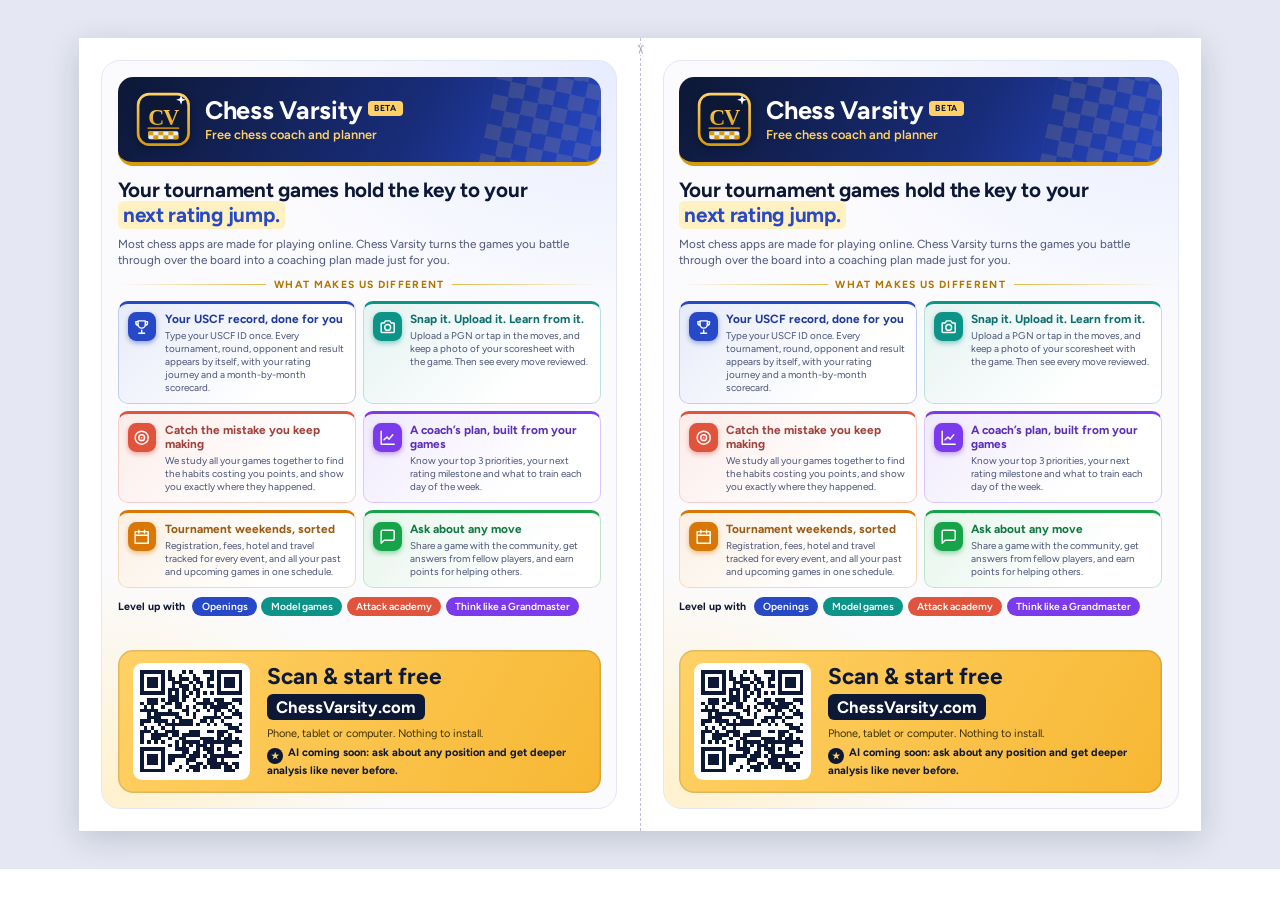
<file: marketing/flyer.html>
<!doctype html>
<html lang="en">
<head>
<meta charset="utf-8">
<title>Chess Varsity flyer</title>
<style>
@font-face { font-family: Figtree; src: url("../src/chesscoach/static/fonts/figtree-400-normal.woff2") format("woff2"); font-weight: 400; }
@font-face { font-family: Figtree; src: url("../src/chesscoach/static/fonts/figtree-500-normal.woff2") format("woff2"); font-weight: 500; }
@font-face { font-family: Figtree; src: url("../src/chesscoach/static/fonts/figtree-600-normal.woff2") format("woff2"); font-weight: 600; }
@font-face { font-family: Figtree; src: url("../src/chesscoach/static/fonts/figtree-700-normal.woff2") format("woff2"); font-weight: 700; }
:root { --navy: #0d1836; --royal: #2748c7; --gold: #d99a0b; --gold-2: #ffd166; --ink: #0e1a3a; --muted: #4a5478; }
@page { size: A4 landscape; margin: 0; }
* { box-sizing: border-box; -webkit-print-color-adjust: exact; print-color-adjust: exact; }
html, body { margin: 0; background: #fff; color: var(--ink); font-family: Figtree, "Segoe UI", Arial, sans-serif; }
.sheet { width: 297mm; height: 210mm; display: grid; grid-template-columns: 1fr 1fr; position: relative; overflow: hidden; background: #fff; }
.sheet::after { content: ""; position: absolute; left: 50%; top: 0; bottom: 0; border-left: 0.3mm dashed #b8bfd6; }
.cut { position: absolute; left: 50%; top: 1.5mm; transform: translateX(-50%) rotate(90deg); font-size: 10pt; color: #9aa3c0; background: #fff; z-index: 1; line-height: 1; }
.flyer { padding: 6mm; height: 210mm; }
.panel { height: 100%; border-radius: 5mm; padding: 4mm; display: flex; flex-direction: column; gap: 2.5mm;
  background: radial-gradient(120% 60% at 100% 0%, #e7ecff 0%, rgba(231,236,255,0) 60%),
              radial-gradient(90% 50% at 0% 100%, #fff1cc 0%, rgba(255,241,204,0) 65%), #fbfbfe;
  border: 0.3mm solid #e3e7f5; }
.panel > * { flex-shrink: 0; }

.band { position: relative; overflow: hidden; color: #fff; border-radius: 4mm; padding: 3.8mm 4.5mm; display: flex; align-items: center; gap: 3.6mm;
  background: linear-gradient(120deg, #0d1836 0%, #182c78 60%, #2748c7 100%); border-bottom: 1.3mm solid var(--gold); }
.band::after { content: ""; position: absolute; right: -4mm; top: -4mm; width: 34mm; height: 34mm; opacity: .13; transform: rotate(12deg);
  background: repeating-conic-gradient(#ffd166 0 25%, transparent 0 50%) 0 0 / 8mm 8mm; }
.logo svg { width: 15mm; height: 15mm; display: block; filter: drop-shadow(0 0.6mm 1mm rgba(0,0,0,.35)); }
.name { font-size: 19pt; font-weight: 700; letter-spacing: -0.2pt; line-height: 1.05; }
.beta { font-size: 6.5pt; font-weight: 700; background: var(--gold-2); color: var(--navy); border-radius: 1mm; padding: 0.6mm 1.5mm; vertical-align: middle; letter-spacing: 0.6pt; position: relative; top: -1mm; }
.tag { color: var(--gold-2); font-size: 9.6pt; font-weight: 600; margin-top: 0.8mm; }

h1 { font-size: 15.5pt; line-height: 1.16; margin: 0.8mm 0 0; color: var(--navy); letter-spacing: -0.2pt; }
h1 mark { background: #fff1c2; color: var(--royal); border-radius: 1.4mm; padding: 0.2mm 1.4mm 0.6mm; white-space: nowrap; box-decoration-break: clone; }
.lead { font-size: 8.8pt; line-height: 1.4; margin: 0; color: var(--muted); }
.label { display: flex; align-items: center; gap: 2mm; font-size: 7.8pt; font-weight: 700; letter-spacing: 1pt; text-transform: uppercase; color: #b07600; }
.label::before, .label::after { content: ""; height: 0.3mm; flex: 1; background: linear-gradient(90deg, transparent, #e7b949); }
.label::after { background: linear-gradient(90deg, #e7b949, transparent); }

.feats { display: grid; grid-template-columns: 1fr 1fr; gap: 2mm; }
.feat { display: flex; gap: 2.2mm; border-radius: 2.6mm; padding: 2.3mm 2.4mm; background: #fff;
  background-image: linear-gradient(135deg, color-mix(in srgb, var(--c) 11%, #fff), #fff 70%);
  border: 0.3mm solid color-mix(in srgb, var(--c) 28%, #fff); border-top: 1mm solid var(--c); }
.ic { flex: none; width: 7.6mm; height: 7.6mm; border-radius: 2.2mm; background: var(--c); display: grid; place-items: center;
  box-shadow: 0 0.6mm 1.4mm color-mix(in srgb, var(--c) 45%, transparent); }
.ic svg { width: 4.6mm; height: 4.6mm; }
.feat h3 { font-size: 8.9pt; line-height: 1.2; margin: 0 0 0.7mm; color: color-mix(in srgb, var(--c) 70%, #0d1836); }
.feat p { font-size: 7.4pt; line-height: 1.32; margin: 0; color: var(--muted); }

.study { display: flex; flex-wrap: wrap; align-items: center; gap: 1.3mm; font-size: 8pt; color: var(--navy); }
.study b { margin-right: 0.8mm; }
.study span { color: #fff; background: var(--c); border-radius: 99mm; padding: 0.8mm 2.4mm; font-weight: 600; font-size: 7.7pt; }

.cta { margin-top: auto; display: flex; align-items: center; gap: 4.5mm; border-radius: 4mm; padding: 3.4mm 4mm;
  background: linear-gradient(120deg, #ffd166 0%, #f7b733 100%); box-shadow: inset 0 0 0 0.4mm rgba(13,24,54,.12); }
.qr { flex: none; width: 31mm; height: 31mm; padding: 2mm; background: #fff; border-radius: 2.5mm; }
.qr svg { width: 100%; height: 100%; display: block; }
.scan { font-size: 17pt; font-weight: 700; color: var(--navy); line-height: 1.1; }
.url { display: inline-block; font-size: 12.5pt; font-weight: 700; color: #fff; background: var(--navy); border-radius: 1.6mm; padding: 0.8mm 2.4mm; margin: 1.4mm 0 1.8mm; }
.cta p { margin: 0; font-size: 8.2pt; line-height: 1.35; color: #3d3100; }
.cta p.soon { margin-top: 1.2mm; color: var(--navy); font-weight: 700; }
.spark { display: inline-grid; place-items: center; width: 4.2mm; height: 4.2mm; border-radius: 50%; background: var(--navy); color: var(--gold-2); font-size: 7pt; vertical-align: -0.8mm; margin-right: 0.6mm; }
@media screen { body { background: #e5e8f2; padding: 10mm 0; } .sheet { margin: 0 auto; box-shadow: 0 2mm 8mm rgba(13,24,54,.18); } }
</style>
</head>
<body>
<main class="sheet">
  <span class="cut" aria-hidden="true">✂</span>
  
<section class="flyer"><div class="panel">
  <header class="band">
    <div class="logo"><svg xmlns="http://www.w3.org/2000/svg" viewBox="0 0 64 64" role="img" aria-label="Chess Varsity">
  
  <defs>
    <linearGradient id="gold-1" x1="0" y1="0" x2="0" y2="1">
      <stop offset="0" stop-color="#ffd166"/>
      <stop offset="1" stop-color="#d99a0b"/>
    </linearGradient>
  </defs>
  <!-- Badge: royal navy with a gold rim -->
  <rect x="2" y="2" width="60" height="60" rx="14" fill="#0d1836"/>
  <rect x="3.5" y="3.5" width="57" height="57" rx="12.5" fill="none" stroke="url(#gold-1)" stroke-width="3"/>
  <!-- A varsity "CV" monogram -->
  <text x="32" y="38.5" text-anchor="middle" font-family="Georgia, 'Times New Roman', serif" font-weight="700" font-size="25" letter-spacing="-1" fill="url(#gold-1)">CV</text>
  <rect x="14" y="41" width="36" height="2" rx="1" fill="#b77f06"/>
  <!-- A strip of chessboard: the game -->
  <g>
    <rect x="15" y="45.5" width="34" height="9" rx="2" fill="#eaeefb"/>
    <rect x="15" y="45.5" width="5.67" height="4.5" fill="#d99a0b"/>
    <rect x="26.33" y="45.5" width="5.67" height="4.5" fill="#d99a0b"/>
    <rect x="37.67" y="45.5" width="5.67" height="4.5" fill="#d99a0b"/>
    <rect x="20.67" y="50" width="5.67" height="4.5" fill="#d99a0b"/>
    <rect x="32" y="50" width="5.67" height="4.5" fill="#d99a0b"/>
    <rect x="43.33" y="50" width="5.67" height="4.5" fill="#d99a0b"/>
  </g>
  <!-- A spark: AI on the way -->
  <path d="M52 4.5 L53.4 8.6 L57.5 10 L53.4 11.4 L52 15.5 L50.6 11.4 L46.5 10 L50.6 8.6 Z" fill="#ffffff"/>
</svg>
</div>
    <div>
      <div class="name">Chess Varsity <span class="beta">BETA</span></div>
      <div class="tag">Free chess coach and planner</div>
    </div>
  </header>

  <h1>Your tournament games hold the key to your <mark>next rating jump.</mark></h1>
  <p class="lead">Most chess apps are made for playing online. Chess Varsity turns the games you battle through
    over the board into a coaching plan made just for you.</p>

  <div class="label"><span>What makes us different</span></div>
  <div class="feats"><div class="feat" style="--c:#2748c7"><div class="ic"><svg viewBox="0 0 24 24" fill="none" stroke="#fff" stroke-width="2" stroke-linecap="round" stroke-linejoin="round"><path d="M8 21h8M12 17v4M7 4h10v5a5 5 0 01-10 0V4zM17 5h3v2a3 3 0 01-3 3M7 5H4v2a3 3 0 003 3"/></svg></div><div><h3>Your USCF record, done for you</h3><p>Type your USCF ID once. Every tournament, round, opponent and result appears by itself, with your rating journey and a month-by-month scorecard.</p></div></div><div class="feat" style="--c:#0d9488"><div class="ic"><svg viewBox="0 0 24 24" fill="none" stroke="#fff" stroke-width="2" stroke-linecap="round" stroke-linejoin="round"><path d="M4 7h3l2-3h6l2 3h3a1 1 0 011 1v11a1 1 0 01-1 1H4a1 1 0 01-1-1V8a1 1 0 011-1zM12 17a4 4 0 100-8 4 4 0 000 8z"/></svg></div><div><h3>Snap it. Upload it. Learn from it.</h3><p>Upload a PGN or tap in the moves, and keep a photo of your scoresheet with the game. Then see every move reviewed.</p></div></div><div class="feat" style="--c:#e0533d"><div class="ic"><svg viewBox="0 0 24 24" fill="none" stroke="#fff" stroke-width="2" stroke-linecap="round" stroke-linejoin="round"><path d="M12 21a9 9 0 100-18 9 9 0 000 18zM12 16a4 4 0 100-8 4 4 0 000 8zM12 12h.01"/></svg></div><div><h3>Catch the mistake you keep making</h3><p>We study all your games together to find the habits costing you points, and show you exactly where they happened.</p></div></div><div class="feat" style="--c:#7c3aed"><div class="ic"><svg viewBox="0 0 24 24" fill="none" stroke="#fff" stroke-width="2" stroke-linecap="round" stroke-linejoin="round"><path d="M3 3v18h18M7 15l4-4 3 3 5-6"/></svg></div><div><h3>A coach’s plan, built from your games</h3><p>Know your top 3 priorities, your next rating milestone and what to train each day of the week.</p></div></div><div class="feat" style="--c:#d97706"><div class="ic"><svg viewBox="0 0 24 24" fill="none" stroke="#fff" stroke-width="2" stroke-linecap="round" stroke-linejoin="round"><path d="M3 5h18v16H3zM3 10h18M8 3v4M16 3v4"/></svg></div><div><h3>Tournament weekends, sorted</h3><p>Registration, fees, hotel and travel tracked for every event, and all your past and upcoming games in one schedule.</p></div></div><div class="feat" style="--c:#16a34a"><div class="ic"><svg viewBox="0 0 24 24" fill="none" stroke="#fff" stroke-width="2" stroke-linecap="round" stroke-linejoin="round"><path d="M21 15a2 2 0 01-2 2H7l-4 4V5a2 2 0 012-2h14a2 2 0 012 2z"/></svg></div><div><h3>Ask about any move</h3><p>Share a game with the community, get answers from fellow players, and earn points for helping others.</p></div></div></div>

  <div class="study"><b>Level up with</b><span style="--c:#2748c7">Openings</span><span style="--c:#0d9488">Model games</span><span style="--c:#e0533d">Attack academy</span><span style="--c:#7c3aed">Think like a Grandmaster</span></div>

  <footer class="cta">
    <div class="qr"><svg shape-rendering="crispEdges" xmlns="http://www.w3.org/2000/svg" viewBox="0 0 29 29"><path stroke="#0d1836" d="M0 0.5h7m1 0h1m3 0h1m1 0h1m3 0h3m1 0h7m-29 1h1m5 0h1m1 0h1m2 0h1m3 0h1m4 0h1m1 0h1m5 0h1m-29 1h1m1 0h3m1 0h1m1 0h2m1 0h3m1 0h2m2 0h2m1 0h1m1 0h3m1 0h1m-29 1h1m1 0h3m1 0h1m2 0h3m2 0h1m1 0h2m1 0h1m2 0h1m1 0h3m1 0h1m-29 1h1m1 0h3m1 0h1m2 0h1m1 0h3m1 0h1m1 0h1m1 0h2m1 0h1m1 0h3m1 0h1m-29 1h1m5 0h1m1 0h3m1 0h2m1 0h2m5 0h1m5 0h1m-29 1h7m1 0h1m1 0h1m1 0h1m1 0h1m1 0h1m1 0h1m1 0h1m1 0h7m-21 1h3m1 0h2m2 0h1m-15 1h3m1 0h1m1 0h3m1 0h1m2 0h1m2 0h2m1 0h3m2 0h3m-29 1h1m1 0h3m2 0h2m1 0h2m4 0h5m1 0h4m2 0h1m-28 1h1m1 0h1m2 0h1m3 0h2m1 0h1m1 0h1m2 0h1m1 0h5m1 0h1m-27 1h5m3 0h1m3 0h2m2 0h1m2 0h1m1 0h2m2 0h1m1 0h1m-26 1h1m1 0h7m2 0h1m1 0h1m5 0h1m1 0h1m2 0h3m-27 1h4m4 0h2m3 0h1m2 0h5m1 0h2m2 0h1m-29 1h3m1 0h4m1 0h1m1 0h4m2 0h2m1 0h1m2 0h1m-24 1h1m4 0h1m1 0h8m1 0h1m2 0h1m1 0h1m2 0h2m2 0h1m-28 1h1m1 0h1m2 0h1m2 0h1m15 0h3m-28 1h3m1 0h1m2 0h4m3 0h3m2 0h2m1 0h3m2 0h2m-29 1h1m2 0h5m1 0h2m1 0h5m5 0h2m1 0h1m-26 1h1m2 0h3m2 0h1m2 0h2m4 0h4m1 0h1m1 0h2m1 0h1m-28 1h1m1 0h1m1 0h1m1 0h1m3 0h1m1 0h5m1 0h11m-21 1h1m1 0h1m1 0h1m1 0h1m1 0h3m1 0h1m3 0h2m2 0h1m-29 1h7m3 0h4m2 0h1m1 0h3m1 0h1m1 0h1m-25 1h1m5 0h1m5 0h2m1 0h2m2 0h2m3 0h2m2 0h1m-29 1h1m1 0h3m1 0h1m1 0h5m1 0h3m1 0h1m1 0h8m-28 1h1m1 0h3m1 0h1m1 0h2m3 0h3m3 0h3m1 0h1m-24 1h1m1 0h3m1 0h1m1 0h1m4 0h1m2 0h2m1 0h6m1 0h2m-28 1h1m5 0h1m4 0h1m2 0h3m1 0h1m1 0h3m1 0h2m1 0h1m-28 1h7m3 0h1m2 0h1m1 0h2m7 0h3"/></svg>
</div>
    <div class="cta-text">
      <div class="scan">Scan &amp; start free</div>
      <div class="url">ChessVarsity.com</div>
      <p>Phone, tablet or computer. Nothing to install.</p>
      <p class="soon"><span class="spark">★</span> AI coming soon: ask about any position and get deeper analysis like never before.</p>
    </div>
  </footer>
</div></section>
  
<section class="flyer"><div class="panel">
  <header class="band">
    <div class="logo"><svg xmlns="http://www.w3.org/2000/svg" viewBox="0 0 64 64" role="img" aria-label="Chess Varsity">
  
  <defs>
    <linearGradient id="gold-2" x1="0" y1="0" x2="0" y2="1">
      <stop offset="0" stop-color="#ffd166"/>
      <stop offset="1" stop-color="#d99a0b"/>
    </linearGradient>
  </defs>
  <!-- Badge: royal navy with a gold rim -->
  <rect x="2" y="2" width="60" height="60" rx="14" fill="#0d1836"/>
  <rect x="3.5" y="3.5" width="57" height="57" rx="12.5" fill="none" stroke="url(#gold-2)" stroke-width="3"/>
  <!-- A varsity "CV" monogram -->
  <text x="32" y="38.5" text-anchor="middle" font-family="Georgia, 'Times New Roman', serif" font-weight="700" font-size="25" letter-spacing="-1" fill="url(#gold-2)">CV</text>
  <rect x="14" y="41" width="36" height="2" rx="1" fill="#b77f06"/>
  <!-- A strip of chessboard: the game -->
  <g>
    <rect x="15" y="45.5" width="34" height="9" rx="2" fill="#eaeefb"/>
    <rect x="15" y="45.5" width="5.67" height="4.5" fill="#d99a0b"/>
    <rect x="26.33" y="45.5" width="5.67" height="4.5" fill="#d99a0b"/>
    <rect x="37.67" y="45.5" width="5.67" height="4.5" fill="#d99a0b"/>
    <rect x="20.67" y="50" width="5.67" height="4.5" fill="#d99a0b"/>
    <rect x="32" y="50" width="5.67" height="4.5" fill="#d99a0b"/>
    <rect x="43.33" y="50" width="5.67" height="4.5" fill="#d99a0b"/>
  </g>
  <!-- A spark: AI on the way -->
  <path d="M52 4.5 L53.4 8.6 L57.5 10 L53.4 11.4 L52 15.5 L50.6 11.4 L46.5 10 L50.6 8.6 Z" fill="#ffffff"/>
</svg>
</div>
    <div>
      <div class="name">Chess Varsity <span class="beta">BETA</span></div>
      <div class="tag">Free chess coach and planner</div>
    </div>
  </header>

  <h1>Your tournament games hold the key to your <mark>next rating jump.</mark></h1>
  <p class="lead">Most chess apps are made for playing online. Chess Varsity turns the games you battle through
    over the board into a coaching plan made just for you.</p>

  <div class="label"><span>What makes us different</span></div>
  <div class="feats"><div class="feat" style="--c:#2748c7"><div class="ic"><svg viewBox="0 0 24 24" fill="none" stroke="#fff" stroke-width="2" stroke-linecap="round" stroke-linejoin="round"><path d="M8 21h8M12 17v4M7 4h10v5a5 5 0 01-10 0V4zM17 5h3v2a3 3 0 01-3 3M7 5H4v2a3 3 0 003 3"/></svg></div><div><h3>Your USCF record, done for you</h3><p>Type your USCF ID once. Every tournament, round, opponent and result appears by itself, with your rating journey and a month-by-month scorecard.</p></div></div><div class="feat" style="--c:#0d9488"><div class="ic"><svg viewBox="0 0 24 24" fill="none" stroke="#fff" stroke-width="2" stroke-linecap="round" stroke-linejoin="round"><path d="M4 7h3l2-3h6l2 3h3a1 1 0 011 1v11a1 1 0 01-1 1H4a1 1 0 01-1-1V8a1 1 0 011-1zM12 17a4 4 0 100-8 4 4 0 000 8z"/></svg></div><div><h3>Snap it. Upload it. Learn from it.</h3><p>Upload a PGN or tap in the moves, and keep a photo of your scoresheet with the game. Then see every move reviewed.</p></div></div><div class="feat" style="--c:#e0533d"><div class="ic"><svg viewBox="0 0 24 24" fill="none" stroke="#fff" stroke-width="2" stroke-linecap="round" stroke-linejoin="round"><path d="M12 21a9 9 0 100-18 9 9 0 000 18zM12 16a4 4 0 100-8 4 4 0 000 8zM12 12h.01"/></svg></div><div><h3>Catch the mistake you keep making</h3><p>We study all your games together to find the habits costing you points, and show you exactly where they happened.</p></div></div><div class="feat" style="--c:#7c3aed"><div class="ic"><svg viewBox="0 0 24 24" fill="none" stroke="#fff" stroke-width="2" stroke-linecap="round" stroke-linejoin="round"><path d="M3 3v18h18M7 15l4-4 3 3 5-6"/></svg></div><div><h3>A coach’s plan, built from your games</h3><p>Know your top 3 priorities, your next rating milestone and what to train each day of the week.</p></div></div><div class="feat" style="--c:#d97706"><div class="ic"><svg viewBox="0 0 24 24" fill="none" stroke="#fff" stroke-width="2" stroke-linecap="round" stroke-linejoin="round"><path d="M3 5h18v16H3zM3 10h18M8 3v4M16 3v4"/></svg></div><div><h3>Tournament weekends, sorted</h3><p>Registration, fees, hotel and travel tracked for every event, and all your past and upcoming games in one schedule.</p></div></div><div class="feat" style="--c:#16a34a"><div class="ic"><svg viewBox="0 0 24 24" fill="none" stroke="#fff" stroke-width="2" stroke-linecap="round" stroke-linejoin="round"><path d="M21 15a2 2 0 01-2 2H7l-4 4V5a2 2 0 012-2h14a2 2 0 012 2z"/></svg></div><div><h3>Ask about any move</h3><p>Share a game with the community, get answers from fellow players, and earn points for helping others.</p></div></div></div>

  <div class="study"><b>Level up with</b><span style="--c:#2748c7">Openings</span><span style="--c:#0d9488">Model games</span><span style="--c:#e0533d">Attack academy</span><span style="--c:#7c3aed">Think like a Grandmaster</span></div>

  <footer class="cta">
    <div class="qr"><svg shape-rendering="crispEdges" xmlns="http://www.w3.org/2000/svg" viewBox="0 0 29 29"><path stroke="#0d1836" d="M0 0.5h7m1 0h1m3 0h1m1 0h1m3 0h3m1 0h7m-29 1h1m5 0h1m1 0h1m2 0h1m3 0h1m4 0h1m1 0h1m5 0h1m-29 1h1m1 0h3m1 0h1m1 0h2m1 0h3m1 0h2m2 0h2m1 0h1m1 0h3m1 0h1m-29 1h1m1 0h3m1 0h1m2 0h3m2 0h1m1 0h2m1 0h1m2 0h1m1 0h3m1 0h1m-29 1h1m1 0h3m1 0h1m2 0h1m1 0h3m1 0h1m1 0h1m1 0h2m1 0h1m1 0h3m1 0h1m-29 1h1m5 0h1m1 0h3m1 0h2m1 0h2m5 0h1m5 0h1m-29 1h7m1 0h1m1 0h1m1 0h1m1 0h1m1 0h1m1 0h1m1 0h1m1 0h7m-21 1h3m1 0h2m2 0h1m-15 1h3m1 0h1m1 0h3m1 0h1m2 0h1m2 0h2m1 0h3m2 0h3m-29 1h1m1 0h3m2 0h2m1 0h2m4 0h5m1 0h4m2 0h1m-28 1h1m1 0h1m2 0h1m3 0h2m1 0h1m1 0h1m2 0h1m1 0h5m1 0h1m-27 1h5m3 0h1m3 0h2m2 0h1m2 0h1m1 0h2m2 0h1m1 0h1m-26 1h1m1 0h7m2 0h1m1 0h1m5 0h1m1 0h1m2 0h3m-27 1h4m4 0h2m3 0h1m2 0h5m1 0h2m2 0h1m-29 1h3m1 0h4m1 0h1m1 0h4m2 0h2m1 0h1m2 0h1m-24 1h1m4 0h1m1 0h8m1 0h1m2 0h1m1 0h1m2 0h2m2 0h1m-28 1h1m1 0h1m2 0h1m2 0h1m15 0h3m-28 1h3m1 0h1m2 0h4m3 0h3m2 0h2m1 0h3m2 0h2m-29 1h1m2 0h5m1 0h2m1 0h5m5 0h2m1 0h1m-26 1h1m2 0h3m2 0h1m2 0h2m4 0h4m1 0h1m1 0h2m1 0h1m-28 1h1m1 0h1m1 0h1m1 0h1m3 0h1m1 0h5m1 0h11m-21 1h1m1 0h1m1 0h1m1 0h1m1 0h3m1 0h1m3 0h2m2 0h1m-29 1h7m3 0h4m2 0h1m1 0h3m1 0h1m1 0h1m-25 1h1m5 0h1m5 0h2m1 0h2m2 0h2m3 0h2m2 0h1m-29 1h1m1 0h3m1 0h1m1 0h5m1 0h3m1 0h1m1 0h8m-28 1h1m1 0h3m1 0h1m1 0h2m3 0h3m3 0h3m1 0h1m-24 1h1m1 0h3m1 0h1m1 0h1m4 0h1m2 0h2m1 0h6m1 0h2m-28 1h1m5 0h1m4 0h1m2 0h3m1 0h1m1 0h3m1 0h2m1 0h1m-28 1h7m3 0h1m2 0h1m1 0h2m7 0h3"/></svg>
</div>
    <div class="cta-text">
      <div class="scan">Scan &amp; start free</div>
      <div class="url">ChessVarsity.com</div>
      <p>Phone, tablet or computer. Nothing to install.</p>
      <p class="soon"><span class="spark">★</span> AI coming soon: ask about any position and get deeper analysis like never before.</p>
    </div>
  </footer>
</div></section>
</main>
</body>
</html>
</file>
